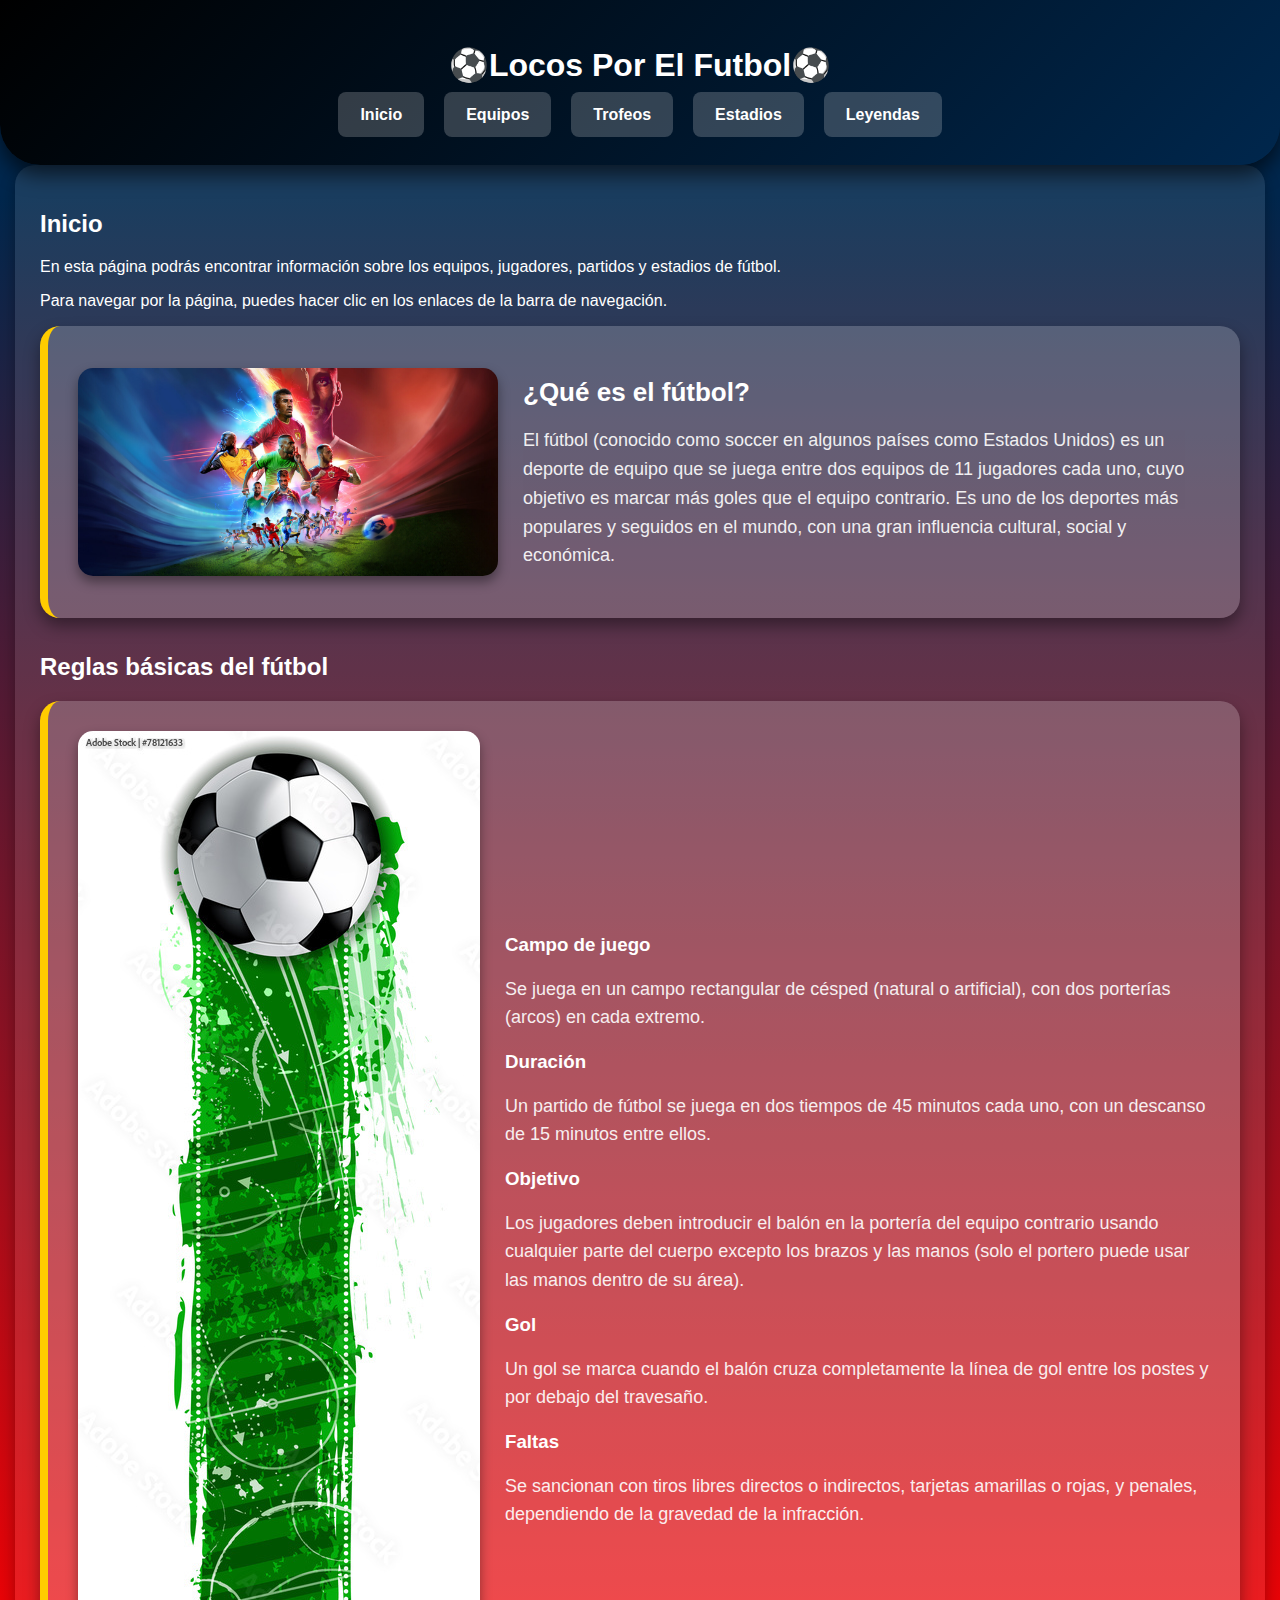
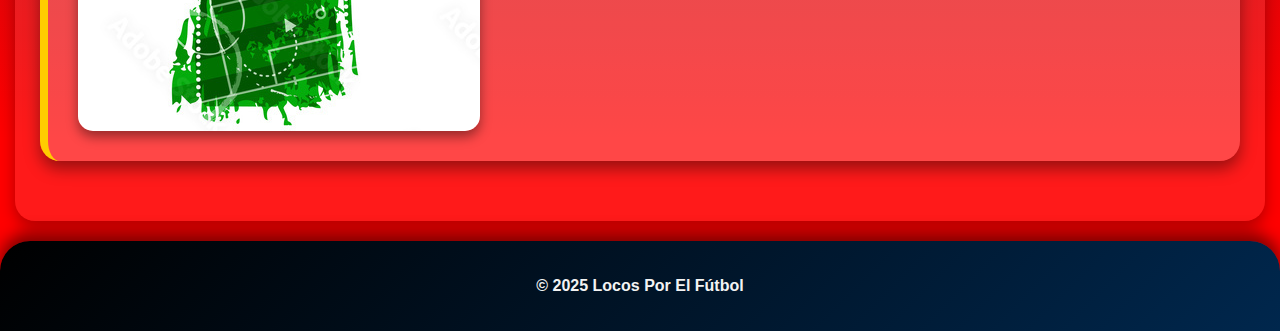
<file: index.html>
<!DOCTYPE html>
<html lang="es">
<head>
    <meta charset="UTF-8">
    <meta name="viewport" content="width=device-width, initial-scale=1.0">
    <title>Locos Por El Futbol</title>
    <link rel="stylesheet" href="css/index.css">
</head>
<body>
    <header>
        <h1>⚽Locos Por El Futbol⚽ </h1>
        <nav>
            <ul>
                <li><a href="index.html">Inicio</a></li>
                <li><a href="equipos.html">Equipos</a></li>
                <li><a href="trofeos.html">Trofeos</a></li>
                <li><a href="estadios.html">Estadios</a></li>
                <li><a href="leyendas.html">Leyendas</a></li>
            </ul>
        </nav>
    </header>

    <main>
        <section id="Inicio">
            <h2>Inicio</h2>
            <p>En esta página podrás encontrar información sobre los equipos, jugadores, partidos y estadios de fútbol.</p>
            <p>Para navegar por la página, puedes hacer clic en los enlaces de la barra de navegación.</p>
            <div class="inicio-container">
                <img src="RecursosFut/Iniciofut.jpeg" alt="Futbol">
                <div class="inicio-texto">
                    <h2>¿Qué es el fútbol?</h2>
                    <p>El fútbol (conocido como soccer en algunos países como Estados Unidos) es un deporte de equipo que se juega entre dos equipos de 11 jugadores cada uno, cuyo objetivo es marcar más goles que el equipo contrario. Es uno de los deportes más populares y seguidos en el mundo, con una gran influencia cultural, social y económica.</p>
                </div>
            </div>
        </section>

        <section id="Reglas">
            <h2>Reglas básicas del fútbol</h2>
            <div class="inicio-container">
                <img src="RecursosFut/inicioimagen.jpg" alt="Reglas del fútbol">
                <div class="inicio-texto">
                    <h3>Campo de juego</h3>
                    <p>Se juega en un campo rectangular de césped (natural o artificial), con dos porterías (arcos) en cada extremo.</p>
                    
                    <h3>Duración</h3>
                    <p>Un partido de fútbol se juega en dos tiempos de 45 minutos cada uno, con un descanso de 15 minutos entre ellos.</p>
                    
                    <h3>Objetivo</h3>
                    <p>Los jugadores deben introducir el balón en la portería del equipo contrario usando cualquier parte del cuerpo excepto los brazos y las manos (solo el portero puede usar las manos dentro de su área).</p>
                    
                    <h3>Gol</h3>
                    <p>Un gol se marca cuando el balón cruza completamente la línea de gol entre los postes y por debajo del travesaño.</p>
                    
                    <h3>Faltas</h3>
                    <p>Se sancionan con tiros libres directos o indirectos, tarjetas amarillas o rojas, y penales, dependiendo de la gravedad de la infracción.</p>
                </div>
            </div>
        </section>
        
    </main>
    <footer>
        <p>&copy; 2025 Locos Por El Fútbol</p>
    </footer>
</body>
</html>
</file>
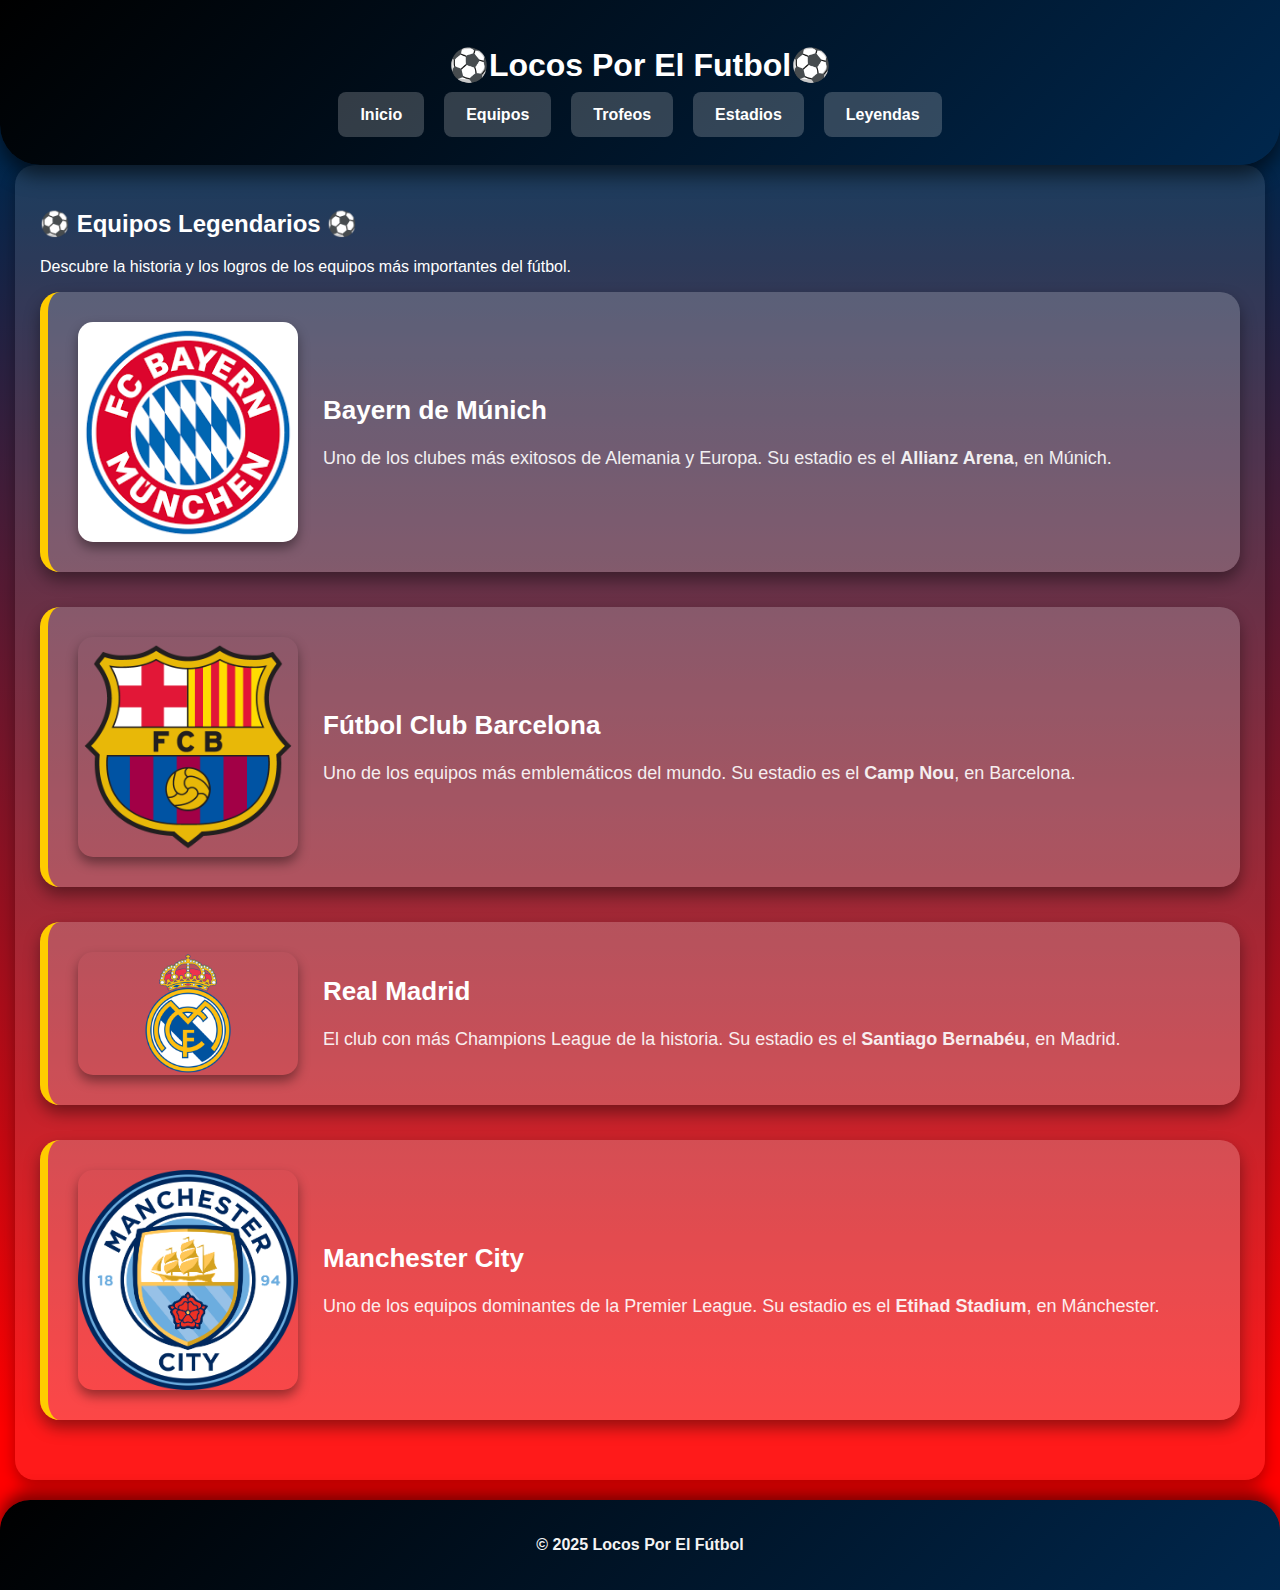
<file: equipos.html>
<!DOCTYPE html>
<html lang="es">
<head>
    <meta charset="UTF-8">
    <meta name="viewport" content="width=device-width, initial-scale=1.0">
    <title>Equipos</title>
    <link rel="stylesheet" href="css/equipos.css"> 
</head>
<body>
    <header>
        <h1>⚽Locos Por El Futbol⚽ </h1>
        <nav>
            <ul>
                <li><a href="index.html">Inicio</a></li>
                <li><a href="equipos.html">Equipos</a></li>
                <li><a href="trofeos.html">Trofeos</a></li>
                <li><a href="estadios.html">Estadios</a></li>
                <li><a href="leyendas.html">Leyendas</a></li>
            </ul>
        </nav>
    </header>

    <main>
        <section id="equipos">
            <h2>⚽ Equipos Legendarios ⚽</h2>
            <p>Descubre la historia y los logros de los equipos más importantes del fútbol.</p>
        </section>

        <section class="equipo-container">
            <img src="RecursosFut/bayern-munich.png" alt="Bayern Múnich" class="estilosEquipos">
            <div class="equipo-texto">
                <h2>Bayern de Múnich</h2>
                <p>Uno de los clubes más exitosos de Alemania y Europa. Su estadio es el <strong>Allianz Arena</strong>, en Múnich.</p>
            </div>
        </section>

        <section class="equipo-container">
            <img src="RecursosFut/barcelona.png" alt="FC Barcelona" class="estilosEquipos">
            <div class="equipo-texto">
                <h2>Fútbol Club Barcelona</h2>
                <p>Uno de los equipos más emblemáticos del mundo. Su estadio es el <strong>Camp Nou</strong>, en Barcelona.</p>
            </div>
        </section>

        <section class="equipo-container">
            <img src="RecursosFut/real-madrid.png" alt="Real Madrid" class="estilosEquipos">
            <div class="equipo-texto">
                <h2>Real Madrid</h2>
                <p>El club con más Champions League de la historia. Su estadio es el <strong>Santiago Bernabéu</strong>, en Madrid.</p>
            </div>
        </section>

        <section class="equipo-container">
            <img src="RecursosFut/city.png" alt="Manchester City" class="estilosEquipos">
            <div class="equipo-texto">
                <h2>Manchester City</h2>
                <p>Uno de los equipos dominantes de la Premier League. Su estadio es el <strong>Etihad Stadium</strong>, en Mánchester.</p>
            </div>
        </section>
    </main>

    <footer>
        <p>&copy; 2025 Locos Por El Fútbol</p>
    </footer>
</body>
</html>
</file>
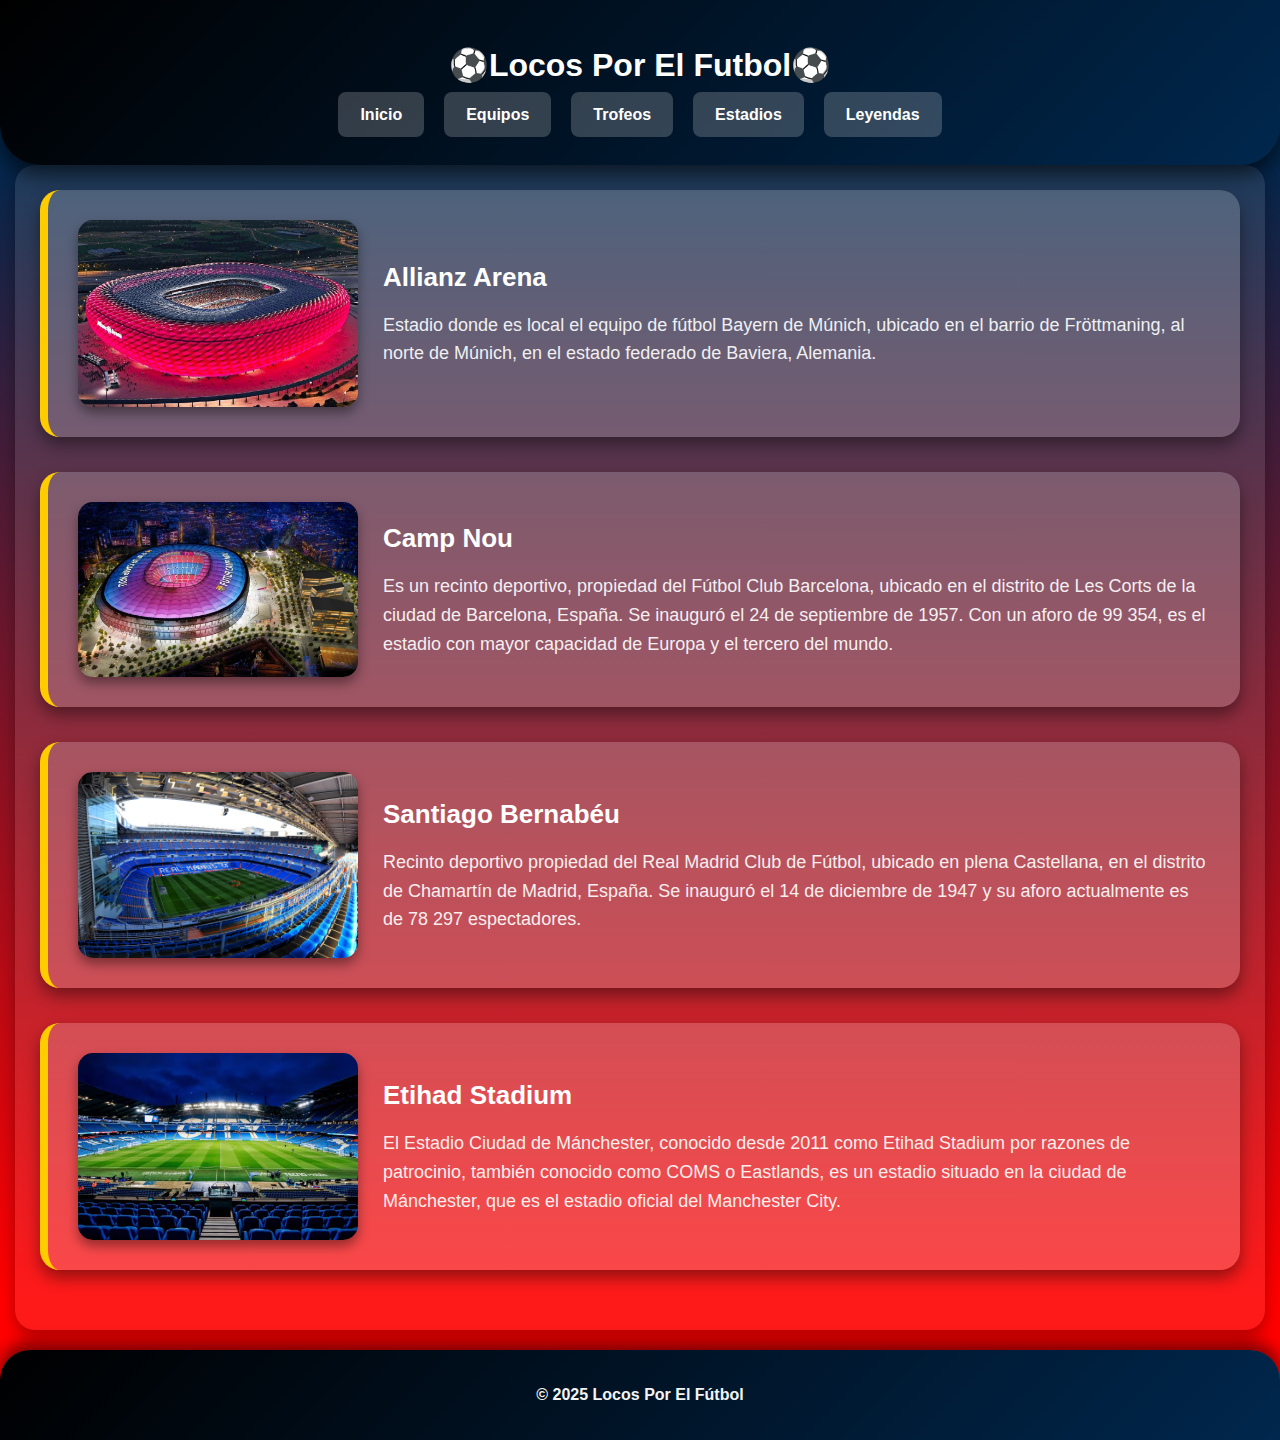
<file: estadios.html>
<!DOCTYPE html>
<html lang="es">
<head>
    <meta charset="UTF-8">
    <meta name="viewport" content="width=device-width, initial-scale=1.0">
    <title>Estadios</title>
    <link rel="stylesheet" href="css/estadios.css">
</head>
<body>
    <header>
        <h1>⚽Locos Por El Futbol⚽</h1>
        <nav>
            <ul>
                <li><a href="index.html">Inicio</a></li>
                <li><a href="equipos.html">Equipos</a></li>
                <li><a href="trofeos.html">Trofeos</a></li>
                <li><a href="estadios.html">Estadios</a></li>
                <li><a href="leyendas.html">Leyendas</a></li>
            </ul>
        </nav>
    </header>

    <main>
        <section class="estadio-container">
            <img src="RecursosFut/estadio-1.jpg" alt="Estadio Allianz Arena">
            <div class="estadio-texto">
                <h2>Allianz Arena</h2>
                <p>Estadio donde es local el equipo de fútbol Bayern de Múnich, ubicado en el barrio de Fröttmaning, al norte de Múnich, en el estado federado de Baviera, Alemania.</p>
            </div>
        </section>

        <section class="estadio-container">
            <img src="RecursosFut/estadio-barca.jpg" alt="Estadio Camp Nou">
            <div class="estadio-texto">
                <h2>Camp Nou</h2>
                <p>Es un recinto deportivo, propiedad del Fútbol Club Barcelona, ubicado en el distrito de Les Corts de la ciudad de Barcelona, España. Se inauguró el 24 de septiembre de 1957. Con un aforo de 99 354, es el estadio con mayor capacidad de Europa y el tercero del mundo.</p>
            </div>
        </section>

        <section class="estadio-container">
            <img src="RecursosFut/estadio-Madrid.jpg" alt="Estadio Santiago Bernabéu">
            <div class="estadio-texto">
                <h2>Santiago Bernabéu</h2>
                <p>Recinto deportivo propiedad del Real Madrid Club de Fútbol, ubicado en plena Castellana, en el distrito de Chamartín de Madrid, España. Se inauguró el 14 de diciembre de 1947 y su aforo actualmente es de 78 297 espectadores.</p>
            </div>
        </section>

        <section class="estadio-container">
            <img src="RecursosFut/estadiocity.avif" alt="Estadio Etihad Stadium">
            <div class="estadio-texto">
                <h2>Etihad Stadium</h2>
                <p>El Estadio Ciudad de Mánchester, conocido desde 2011 como Etihad Stadium por razones de patrocinio, también conocido como COMS o Eastlands, es un estadio situado en la ciudad de Mánchester, que es el estadio oficial del Manchester City.</p>
            </div>
        </section>
    </main>

    <footer>
        <p>&copy; 2025 Locos Por El Fútbol</p>
    </footer>
</body>
</html>
</file>
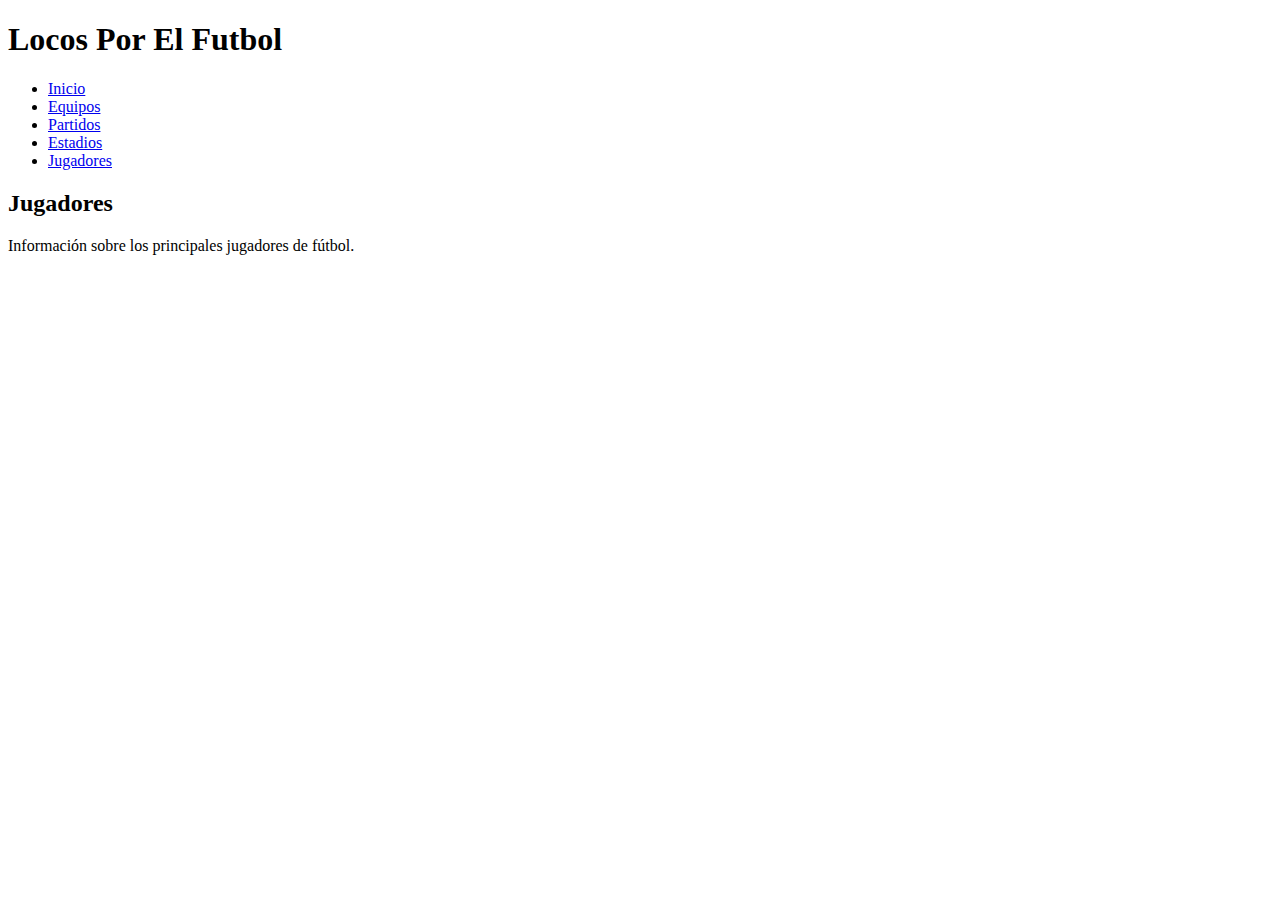
<file: jugadores.html>
<!DOCTYPE html>
<html lang="es">
<head>
    <meta charset="UTF-8">
    <meta name="viewport" content="width=device-width, initial-scale=1.0">
    <title>Jugadores</title>
</head>
<body>
    <header>
        <h1>Locos Por El Futbol</h1>
        <nav>
            <ul>
                <li><a href="index.html">Inicio</a></li>
                <li><a href="equipos.html">Equipos</a></li>
                <li><a href="partidos.html">Partidos</a></li>
                <li><a href="estadios.html">Estadios</a></li>
                <li><a href="jugadores.html">Jugadores</a></li>
            </ul>
        </nav>
        <section id="jugadores">
            <h2>Jugadores</h2>
            <p>Información sobre los principales jugadores de fútbol.</p>
        </section>
    </header>
</body>
</html>
</file>
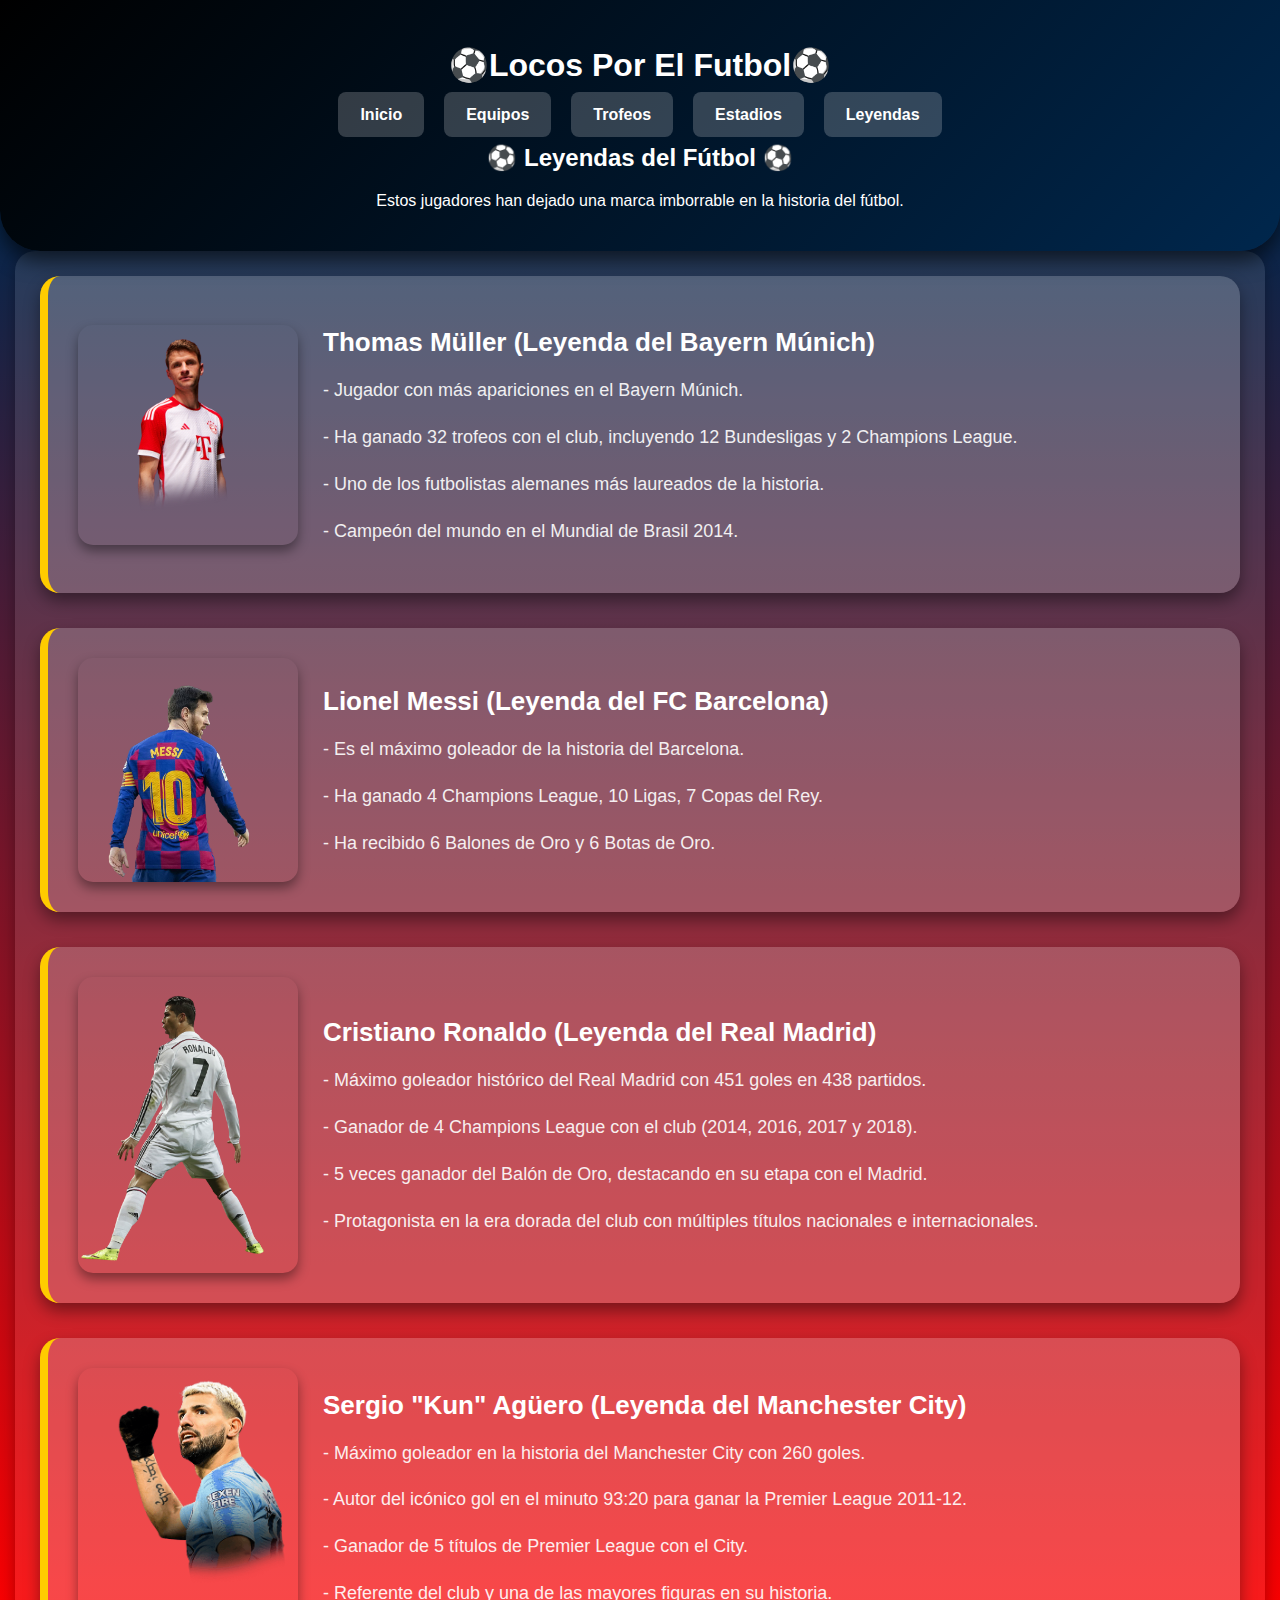
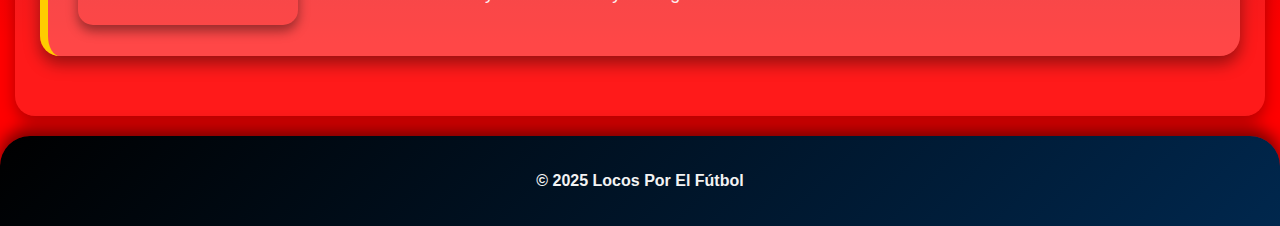
<file: leyendas.html>
<!DOCTYPE html>
<html lang="es">
<head >
    <meta charset="UTF-8">
    <meta name="viewport" content="width=device-width, initial-scale=1.0">
    <title>Leyendas</title>
    <link rel="stylesheet" href="css/leyendas.css"> 
</head  >
<body>
    <header>
        <h1>⚽Locos Por El Futbol⚽</h1>
        <nav>
            <ul>
                <li><a href="index.html">Inicio</a></li>
                <li><a href="equipos.html">Equipos</a></li>
                <li><a href="trofeos.html">Trofeos</a></li>
                <li><a href="estadios.html">Estadios</a></li>
                <li><a href="leyendas.html">Leyendas</a></li>
            </ul>
        </nav>
        <section id="Leyendas">
            <h2>⚽ Leyendas del Fútbol ⚽</h2>
            <p>Estos jugadores han dejado una marca imborrable en la historia del fútbol.</p>
        </section>
    </header>
    <main>
        
        <section class="leyenda-container">
            <img src="RecursosFut/thomas.png" alt="Thomas Müller">
            <div class="leyenda-texto">
                <h2>Thomas Müller (Leyenda del Bayern Múnich)</h2>
                <p>- Jugador con más apariciones en el Bayern Múnich.</p>
                <p>- Ha ganado 32 trofeos con el club, incluyendo 12 Bundesligas y 2 Champions League.</p>
                <p>- Uno de los futbolistas alemanes más laureados de la historia.</p>
                <p>- Campeón del mundo en el Mundial de Brasil 2014.</p>
            </div>
        </section>

        <section class="leyenda-container">
            <img src="RecursosFut/messi.jpg" alt="Lionel Messi">
            <div class="leyenda-texto">
                <h2>Lionel Messi (Leyenda del FC Barcelona)</h2>
                <p>- Es el máximo goleador de la historia del Barcelona.</p>
                <p>- Ha ganado 4 Champions League, 10 Ligas, 7 Copas del Rey.</p>
                <p>- Ha recibido 6 Balones de Oro y 6 Botas de Oro.</p>
            </div>
        </section>
    
        
        <section class="leyenda-container">
            <img src="RecursosFut/cr7.png" alt="Cristiano Ronaldo">
            <div class="leyenda-texto">
                <h2>Cristiano Ronaldo (Leyenda del Real Madrid)</h2>
                <p>- Máximo goleador histórico del Real Madrid con 451 goles en 438 partidos.</p>
                <p>- Ganador de 4 Champions League con el club (2014, 2016, 2017 y 2018).</p>
                <p>- 5 veces ganador del Balón de Oro, destacando en su etapa con el Madrid.</p>
                <p>- Protagonista en la era dorada del club con múltiples títulos nacionales e internacionales.</p>
            </div>
        </section>
    
        
        <section class="leyenda-container">
            <img src="RecursosFut/kun.webp" alt="Sergio 'Kun' Agüero">
            <div class="leyenda-texto">
                <h2>Sergio "Kun" Agüero (Leyenda del Manchester City)</h2>
                <p>- Máximo goleador en la historia del Manchester City con 260 goles.</p>
                <p>- Autor del icónico gol en el minuto 93:20 para ganar la Premier League 2011-12.</p>
                <p>- Ganador de 5 títulos de Premier League con el City.</p>
                <p>- Referente del club y una de las mayores figuras en su historia.</p>
            </div>
        </section>
    
</main>
<footer>
    <p>&copy; 2025 Locos Por El Fútbol</p>
</footer>
</body>
</html>
</file>
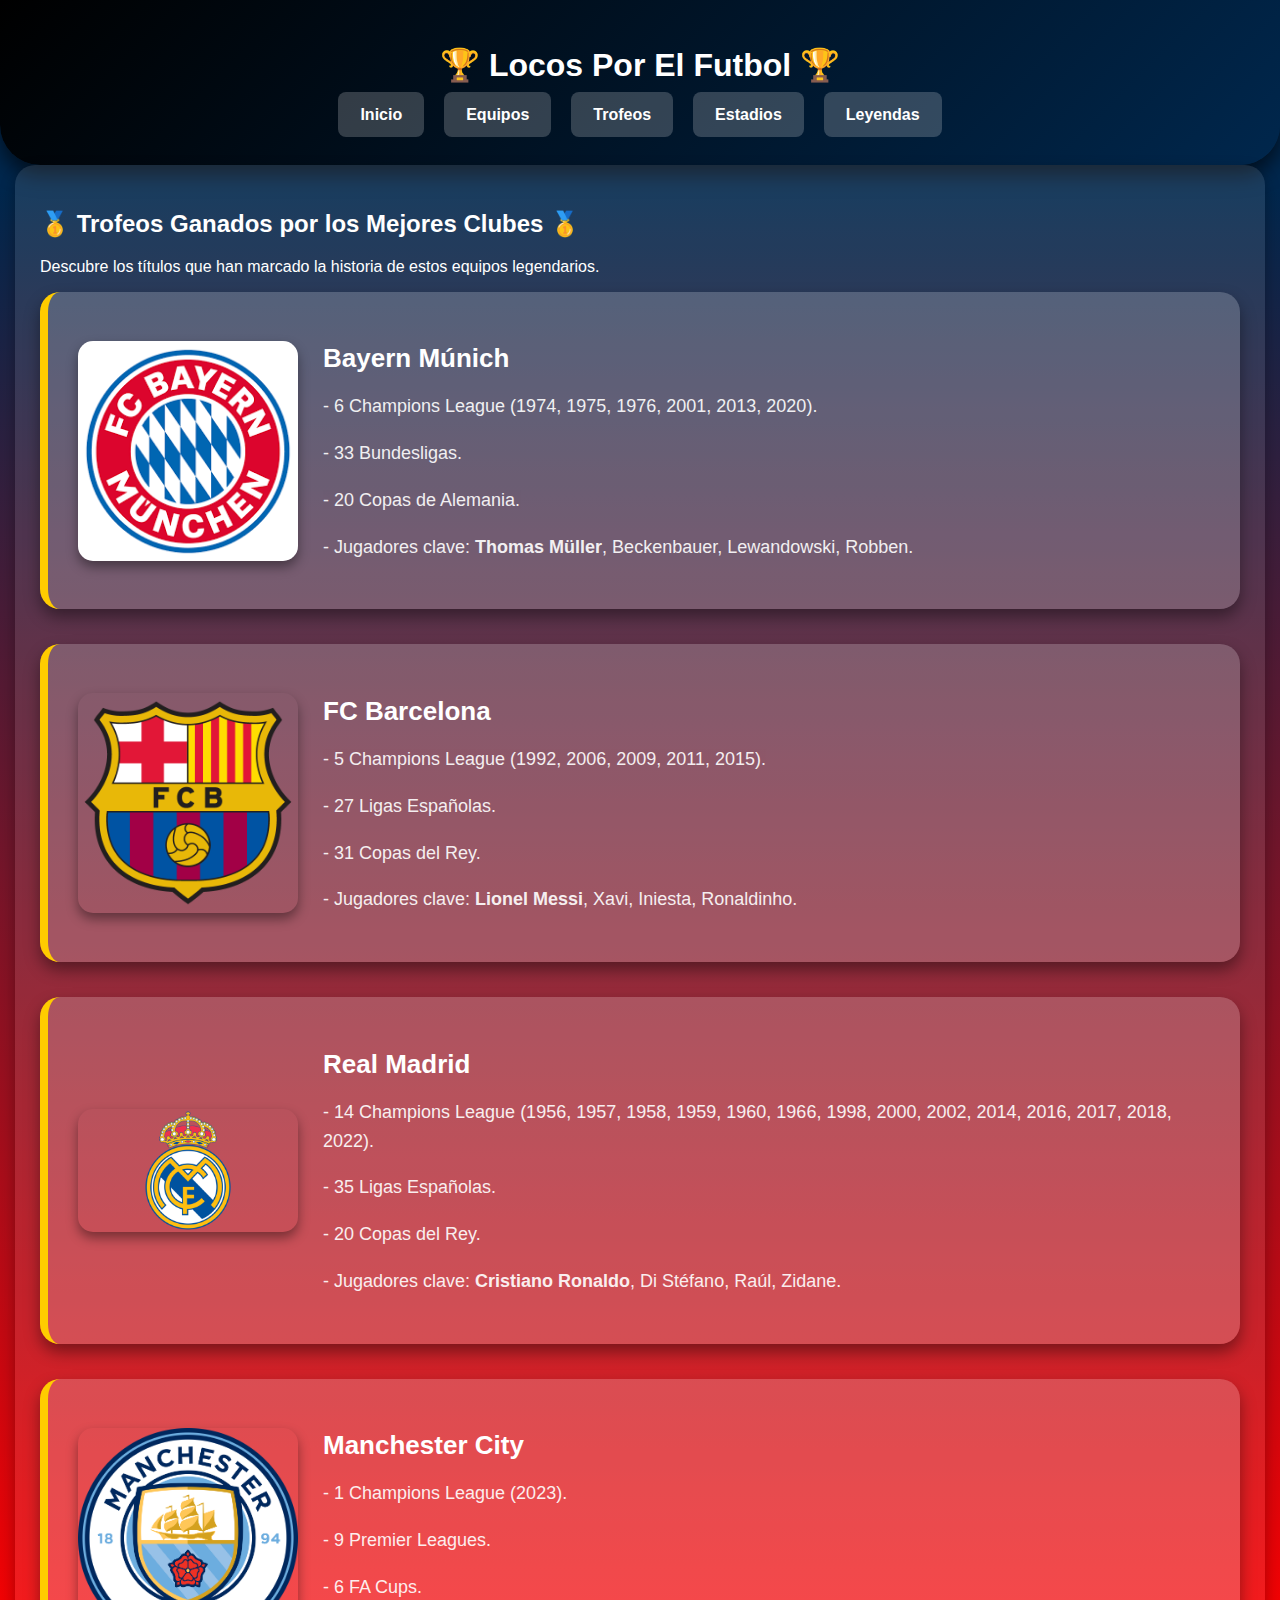
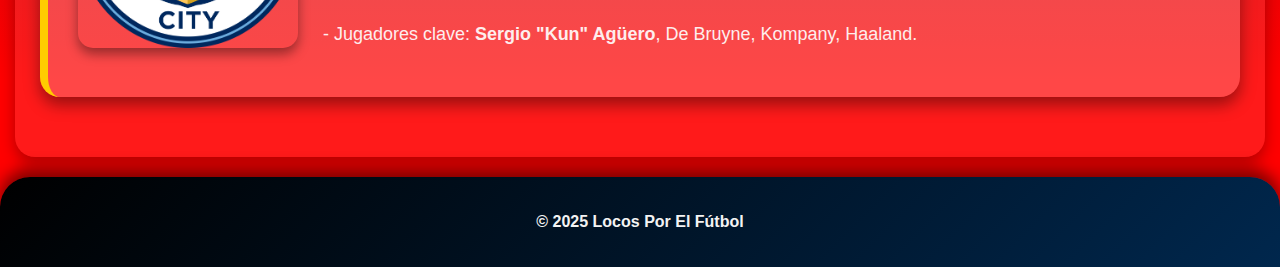
<file: trofeos.html>
<!DOCTYPE html>
<html lang="es">
<head>
    <meta charset="UTF-8">
    <meta name="viewport" content="width=device-width, initial-scale=1.0">
    <title>Trofeos de Clubes</title>
    <link rel="stylesheet" href="css/trofeos.css"> 
</head>
<body>
    <header>
        <h1>🏆 Locos Por El Futbol 🏆</h1>
        <nav>
            <ul>
                <li><a href="index.html">Inicio</a></li>
                <li><a href="equipos.html">Equipos</a></li>
                <li><a href="trofeos.html">Trofeos</a></li>
                <li><a href="estadios.html">Estadios</a></li>
                <li><a href="leyendas.html">Leyendas</a></li>
            </ul>
        </nav>
    </header>
    
    <main>
        <section id="trofeos">
            <h2>🥇 Trofeos Ganados por los Mejores Clubes 🥇</h2>
            <p>Descubre los títulos que han marcado la historia de estos equipos legendarios.</p>
        </section>

        
        <section class="trofeo-container">
            <img src="RecursosFut/bayern-munich.png" alt="Trofeos Bayern Múnich">
            <div class="trofeo-texto">
                <h2>Bayern Múnich</h2>
                <p>- 6 Champions League (1974, 1975, 1976, 2001, 2013, 2020).</p>
                <p>- 33 Bundesligas.</p>
                <p>- 20 Copas de Alemania.</p>
                <p>- Jugadores clave: <strong>Thomas Müller</strong>, Beckenbauer, Lewandowski, Robben.</p>
            </div>
        </section>

        
        <section class="trofeo-container">
            <img src="RecursosFut/barcelona.png" alt="Trofeos FC Barcelona">
            <div class="trofeo-texto">
                <h2>FC Barcelona</h2>
                <p>- 5 Champions League (1992, 2006, 2009, 2011, 2015).</p>
                <p>- 27 Ligas Españolas.</p>
                <p>- 31 Copas del Rey.</p>
                <p>- Jugadores clave: <strong>Lionel Messi</strong>, Xavi, Iniesta, Ronaldinho.</p>
            </div>
        </section>

        
        <section class="trofeo-container">
            <img src="RecursosFut/real-madrid.png" alt="Trofeos Real Madrid">
            <div class="trofeo-texto">
                <h2>Real Madrid</h2>
                <p>- 14 Champions League (1956, 1957, 1958, 1959, 1960, 1966, 1998, 2000, 2002, 2014, 2016, 2017, 2018, 2022).</p>
                <p>- 35 Ligas Españolas.</p>
                <p>- 20 Copas del Rey.</p>
                <p>- Jugadores clave: <strong>Cristiano Ronaldo</strong>, Di Stéfano, Raúl, Zidane.</p>
            </div>
        </section>

        
        <section class="trofeo-container">
            <img src="RecursosFut/city.png" alt="Trofeos Manchester City">
            <div class="trofeo-texto">
                <h2>Manchester City</h2>
                <p>- 1 Champions League (2023).</p>
                <p>- 9 Premier Leagues.</p>
                <p>- 6 FA Cups.</p>
                <p>- Jugadores clave: <strong>Sergio "Kun" Agüero</strong>, De Bruyne, Kompany, Haaland.</p>
            </div>
        </section>
    </main>
    <footer>
        <p>&copy; 2025 Locos Por El Fútbol</p>
    </footer>
</body>
</html>
</file>
<file: css/index.css>
body {
    font-family: 'Poppins', sans-serif;
    background: linear-gradient(180deg, #00274d 10%, #ff0000 90%);
    margin: 0;
    padding: 0;
    color: white;
}


header {
    text-align: center;
    background: linear-gradient(135deg, #000000, #00274d);
    color: white;
    padding: 25px 0;
    border-radius: 0 0 40px 40px;
    box-shadow: 0px 10px 20px rgba(0, 0, 0, 0.6);
    animation: fadeIn 1s ease-in-out;
    position: relative;
    z-index: 10;
}


@keyframes fadeIn {
    from { opacity: 0; transform: translateY(-20px); }
    to { opacity: 1; transform: translateY(0); }
}


main {
    padding: 25px;
    max-width: 1200px;
    margin: auto;
    background: rgba(255, 255, 255, 0.1);
    border-radius: 20px;
    box-shadow: 0px 6px 15px rgba(0, 0, 0, 0.3);
    color: white;
    animation: slideUp 1s ease-in-out;
}


@keyframes slideUp {
    from { opacity: 0; transform: translateY(20px); }
    to { opacity: 1; transform: translateY(0); }
}


nav ul {
    list-style: none;
    padding: 0;
    display: flex;
    justify-content: center;
    gap: 20px;
}

nav ul li a {
    text-decoration: none;
    color: white;
    font-weight: bold;
    font-size: 16px;
    padding: 14px 22px;
    border-radius: 8px;
    transition: all 0.3s ease;
    background-color: rgba(255, 255, 255, 0.2);
}

nav ul li a:hover {
    background: #ffcc00;
    transform: scale(1.1);
}


.inicio-container {
    display: flex;
    align-items: center;
    gap: 25px;
    margin-bottom: 35px;
    background: rgba(255, 255, 255, 0.2);
    padding: 30px;
    border-radius: 20px;
    box-shadow: 0px 8px 16px rgba(0, 0, 0, 0.4);
    transition: transform 0.3s ease-in-out, box-shadow 0.3s;
    position: relative;
    overflow: hidden;
    border-left: 8px solid #ffcc00;
}

.inicio-container:hover {
    transform: translateY(-5px);
    box-shadow: 0px 10px 20px rgba(0, 0, 0, 0.5);
    border-left: 8px solid #ffffff;
}


.inicio-container img {
    width: 420px;
    height: auto;
    border-radius: 15px;
    box-shadow: 0px 6px 12px rgba(0, 0, 0, 0.4);
    transition: transform 0.3s ease-in-out;
}

.inicio-container img:hover {
    transform: scale(1.2);
    box-shadow: 0px 8px 16px rgba(0, 0, 0, 0.5);
    cursor: pointer;
}


.inicio-texto h2 {
    color: white;
    font-size: 26px;
    font-weight: bold;
    margin-bottom: 12px;
    transition: color 0.3s ease;
}

.inicio-container:hover .inicio-texto h2 {
    color: #ffcc00;
}

.inicio-texto p {
    font-size: 18px;
    line-height: 1.6;
    opacity: 0.9;
    font-weight: 500;
}

footer {
    margin-top: 20px;
    padding: 20px;
    background: linear-gradient(135deg, #000000, #00274d);
    border-radius: 30px 30px 0 0;
    box-shadow: 0px -8px 15px rgba(0, 0, 0, 0.5);
    text-align: center;
    font-size: 16px;
    font-weight: bold;
    color: #f3f3f3;
    transition: all 0.3s ease-in-out;
}

footer:hover {
    background: linear-gradient(135deg, #00274d,  #000000);
    color: rgb(245, 245, 245);
    box-shadow: 0px -10px 20px rgba(0, 0, 0, 0.6);
    transform: scale(1.02);
}
</file>
<file: css/equipos.css>
body {
    font-family: 'Poppins', sans-serif;
    background: linear-gradient(180deg, #00274d 10%, #ff0000 90%);
    margin: 0;
    padding: 0;
    color: white;
}


header {
    text-align: center;
    background: linear-gradient(135deg, #000000, #00274d);
    color: white;
    padding: 25px 0;
    border-radius: 0 0 40px 40px;
    box-shadow: 0px 10px 20px rgba(0, 0, 0, 0.6);
    animation: fadeIn 1s ease-in-out;
    position: relative;
    z-index: 10;
}


@keyframes fadeIn {
    from { opacity: 0; transform: translateY(-20px); }
    to { opacity: 1; transform: translateY(0); }
}

main {
    padding: 25px;
    max-width: 1200px;
    margin: auto;
    background: rgba(255, 255, 255, 0.1);
    border-radius: 20px;
    box-shadow: 0px 6px 15px rgba(0, 0, 0, 0.3);
    color: white;
    animation: slideUp 1s ease-in-out;
}


@keyframes slideUp {
    from { opacity: 0; transform: translateY(20px); }
    to { opacity: 1; transform: translateY(0); }
}


nav ul {
    list-style: none;
    padding: 0;
    display: flex;
    justify-content: center;
    gap: 20px;
}

nav ul li a {
    text-decoration: none;
    color: white;
    font-weight: bold;
    font-size: 16px;
    padding: 14px 22px;
    border-radius: 8px;
    transition: all 0.3s ease;
    background-color: rgba(255, 255, 255, 0.2);
}

nav ul li a:hover {
    background: #ffcc00;
    transform: scale(1.1);
}


.equipo-container {
    display: flex;
    align-items: center;
    gap: 25px;
    margin-bottom: 35px;
    background: rgba(255, 255, 255, 0.2);
    padding: 30px;
    border-radius: 20px;
    box-shadow: 0px 8px 16px rgba(0, 0, 0, 0.4);
    transition: transform 0.3s ease-in-out, box-shadow 0.3s;
    position: relative;
    overflow: hidden;
    border-left: 8px solid #ffcc00;
}

.equipo-container:hover {
    transform: translateY(-5px);
    box-shadow: 0px 10px 20px rgba(0, 0, 0, 0.5);
    border-left: 8px solid #ffffff;
}


.equipo-container img {
    width: 220px;
    height: auto;
    border-radius: 15px;
    box-shadow: 0px 6px 12px rgba(0, 0, 0, 0.4);
    transition: transform 0.3s ease-in-out;
}

.equipo-container img:hover {
    transform: scale(1.2);
    box-shadow: 0px 8px 16px rgba(0, 0, 0, 0.5);
    cursor: pointer;
}


.equipo-texto h2 {
    color: white;
    font-size: 26px;
    font-weight: bold;
    margin-bottom: 12px;
    transition: color 0.3s ease;
}

.equipo-container:hover .equipo-texto h2 {
    color: #ffcc00;
}

.equipo-texto p {
    font-size: 18px;
    line-height: 1.6;
    opacity: 0.9;
    font-weight: 500;
}


footer {
    margin-top: 20px;
    padding: 20px;
    background: linear-gradient(135deg, #000000, #00274d);
    border-radius: 30px 30px 0 0;
    box-shadow: 0px -8px 15px rgba(0, 0, 0, 0.5);
    text-align: center;
    font-size: 16px;
    font-weight: bold;
    color: #f3f3f3;
    transition: all 0.3s ease-in-out;
}

footer:hover {
    background: linear-gradient(135deg, #00274d,  #000000);
    color: rgb(245, 245, 245);
    box-shadow: 0px -10px 20px rgba(0, 0, 0, 0.6);
    transform: scale(1.02);
}
</file>
<file: css/estadios.css>
body {
    font-family: 'Poppins', sans-serif;
    background: linear-gradient(180deg, #00274d 10%, #ff0000 90%);
    margin: 0;
    padding: 0;
    color: white;
}


header {
    text-align: center;
    background: linear-gradient(135deg, #000000, #00274d);
    color: white;
    padding: 25px 0;
    border-radius: 0 0 40px 40px;
    box-shadow: 0px 10px 20px rgba(0, 0, 0, 0.6);
    animation: fadeIn 1s ease-in-out;
    position: relative;
    z-index: 10;
}


@keyframes fadeIn {
    from { opacity: 0; transform: translateY(-20px); }
    to { opacity: 1; transform: translateY(0); }
}

main {
    padding: 25px;
    max-width: 1200px;
    margin: auto;
    background: rgba(255, 255, 255, 0.1);
    border-radius: 20px;
    box-shadow: 0px 6px 15px rgba(0, 0, 0, 0.3);
    color: white;
    animation: slideUp 1s ease-in-out;
}


@keyframes slideUp {
    from { opacity: 0; transform: translateY(20px); }
    to { opacity: 1; transform: translateY(0); }
}


nav ul {
    list-style: none;
    padding: 0;
    display: flex;
    justify-content: center;
    gap: 20px;
}

nav ul li a {
    text-decoration: none;
    color: white;
    font-weight: bold;
    font-size: 16px;
    padding: 14px 22px;
    border-radius: 8px;
    transition: all 0.3s ease;
    background-color: rgba(255, 255, 255, 0.2);
}

nav ul li a:hover {
    background: #ffcc00;
    transform: scale(1.1);
}


.estadio-container {
    display: flex;
    align-items: center;
    gap: 25px;
    margin-bottom: 35px;
    background: rgba(255, 255, 255, 0.2);
    padding: 30px;
    border-radius: 20px;
    box-shadow: 0px 8px 16px rgba(0, 0, 0, 0.4);
    transition: transform 0.3s ease-in-out, box-shadow 0.3s;
    position: relative;
    overflow: hidden;
    border-left: 8px solid #ffcc00;
}

.estadio-container:hover {
    transform: translateY(-5px);
    box-shadow: 0px 10px 20px rgba(0, 0, 0, 0.5);
    border-left: 8px solid #ffffff;
}


.estadio-container img {
    width: 280px;
    height: auto;
    border-radius: 15px;
    box-shadow: 0px 6px 12px rgba(0, 0, 0, 0.4);
    transition: transform 0.3s ease-in-out;
}

.estadio-container img:hover {
    transform: scale(1.1);
    box-shadow: 0px 8px 16px rgba(0, 0, 0, 0.5);
    cursor: pointer;
}


.estadio-texto h2 {
    color: white;
    font-size: 26px;
    font-weight: bold;
    margin-bottom: 12px;
    transition: color 0.3s ease;
}

.estadio-container:hover .estadio-texto h2 {
    color: #ffcc00;
}

.estadio-texto p {
    font-size: 18px;
    line-height: 1.6;
    opacity: 0.9;
    font-weight: 500;
}

footer {
    margin-top: 20px;
    padding: 20px;
    background: linear-gradient(135deg, #000000, #00274d);
    border-radius: 30px 30px 0 0;
    box-shadow: 0px -8px 15px rgba(0, 0, 0, 0.5);
    text-align: center;
    font-size: 16px;
    font-weight: bold;
    color: #f3f3f3;
    transition: all 0.3s ease-in-out;
}

footer:hover {
    background: linear-gradient(135deg, #00274d,  #000000);
    color: rgb(245, 245, 245);
    box-shadow: 0px -10px 20px rgba(0, 0, 0, 0.6);
    transform: scale(1.02);
}
</file>
<file: css/leyendas.css>
body {
    font-family: 'Poppins', sans-serif;
    background: linear-gradient(180deg, #00274d 10%, #ff0000 90%);
    margin: 0;
    padding: 0;
    color: white;
}


header {
    text-align: center;
    background: linear-gradient(135deg, #000000, #00274d);
    color: white;
    padding: 25px 0;
    border-radius: 0 0 40px 40px; 
    box-shadow: 0px 10px 20px rgba(0, 0, 0, 0.6); 
    animation: fadeIn 1s ease-in-out;
    position: relative;
    z-index: 10;
}


@keyframes fadeIn {
    from { opacity: 0; transform: translateY(-20px); }
    to { opacity: 1; transform: translateY(0); }
}

main {
    padding: 25px;
    max-width: 1200px;
    margin: auto;
    background: rgba(255, 255, 255, 0.1);
    border-radius: 20px;
    box-shadow: 0px 6px 15px rgba(0, 0, 0, 0.3);
    color: white;
    animation: slideUp 1s ease-in-out;
}


@keyframes slideUp {
    from { opacity: 0; transform: translateY(20px); }
    to { opacity: 1; transform: translateY(0); }
}


nav ul {
    list-style: none;
    padding: 0;
    display: flex;
    justify-content: center;
    gap: 20px;
}

nav ul li a {
    text-decoration: none;
    color: white;
    font-weight: bold;
    font-size: 16px;
    padding: 14px 22px;
    border-radius: 8px;
    transition: all 0.3s ease;
    background-color: rgba(255, 255, 255, 0.2);
}

nav ul li a:hover {
    background: #ffcc00;
    transform: scale(1.1);
}


.leyenda-container {
    display: flex;
    align-items: center;
    gap: 25px;
    margin-bottom: 35px;
    background: rgba(255, 255, 255, 0.2);
    padding: 30px;
    border-radius: 20px;
    box-shadow: 0px 8px 16px rgba(0, 0, 0, 0.4);
    transition: transform 0.3s ease-in-out, box-shadow 0.3s;
    position: relative;
    overflow: hidden;
    border-left: 8px solid #ffcc00;
}

.leyenda-container:hover{
    transform: translateY(-5px);
    box-shadow: 0px 10px 20px rgba(0, 0, 0, 0.5);
    border-left: 8px solid #ffffff;
}


.leyenda-container img {
    width: 220px;
    height: auto;
    border-radius: 15px;
    box-shadow: 0px 6px 12px rgba(0, 0, 0, 0.4);
    transition: transform 0.3s ease-in-out;
}

.leyenda-container img:hover {
    transform: scale(1.2);
    box-shadow: 0px 8px 16px rgba(0, 0, 0, 0.5);
    cursor: pointer;
}


.leyenda-texto h2 {
    color: white;
    font-size: 26px;
    font-weight: bold;
    margin-bottom: 12px;
    transition: color 0.3s ease;
}

.leyenda-container:hover .leyenda-texto h2 {
    color: #ffcc00;
}

.leyenda-texto p {
    font-size: 18px;
    line-height: 1.6;
    opacity: 0.9;
    font-weight: 500;
}

footer {
    margin-top: 20px;
    padding: 20px;
    background: linear-gradient(135deg, #000000, #00274d);
    border-radius: 30px 30px 0 0;
    box-shadow: 0px -8px 15px rgba(0, 0, 0, 0.5);
    text-align: center;
    font-size: 16px;
    font-weight: bold;
    color: #f3f3f3;
    transition: all 0.3s ease-in-out;
}

footer:hover {
    background: linear-gradient(135deg, #00274d,  #000000);
    color: rgb(245, 245, 245);
    box-shadow: 0px -10px 20px rgba(0, 0, 0, 0.6);
    transform: scale(1.02);
}
</file>
<file: css/trofeos.css>
body {
    font-family: 'Poppins', sans-serif;
    background: linear-gradient(180deg, #00274d 10%, #ff0000 90%);
    margin: 0;
    padding: 0;
    color: white;
}


header {
    text-align: center;
    background: linear-gradient(135deg, #000000, #00274d);
    color: white;
    padding: 25px 0;
    border-radius: 0 0 40px 40px;
    box-shadow: 0px 10px 20px rgba(0, 0, 0, 0.6);
    animation: fadeIn 1s ease-in-out;
}

nav ul {
    list-style: none;
    padding: 0;
    display: flex;
    justify-content: center;
    gap: 20px;
}

nav ul li a {
    text-decoration: none;
    color: white;
    font-weight: bold;
    font-size: 16px;
    padding: 14px 22px;
    border-radius: 8px;
    transition: all 0.3s ease;
    background-color: rgba(255, 255, 255, 0.2);
}

nav ul li a:hover {
    background: #ffcc00;
    transform: scale(1.1);
}


@keyframes fadeIn {
    from { opacity: 0; transform: translateY(-20px); }
    to { opacity: 1; transform: translateY(0); }
}

main {
    padding: 25px;
    max-width: 1200px;
    margin: auto;
    background: rgba(255, 255, 255, 0.1);
    border-radius: 20px;
    box-shadow: 0px 6px 15px rgba(0, 0, 0, 0.3);
    color: white;
    animation: slideUp 1s ease-in-out;
}


@keyframes slideUp {
    from { opacity: 0; transform: translateY(20px); }
    to { opacity: 1; transform: translateY(0); }
}


.trofeo-container {
    display: flex;
    align-items: center;
    gap: 25px;
    margin-bottom: 35px;
    background: rgba(255, 255, 255, 0.2);
    padding: 30px;
    border-radius: 20px;
    box-shadow: 0px 8px 16px rgba(0, 0, 0, 0.4);
    transition: transform 0.3s ease-in-out, box-shadow 0.3s;
    position: relative;
    overflow: hidden;
    border-left: 8px solid #ffcc00;
}

.trofeo-container:hover {
    transform: translateY(-5px);
    box-shadow: 0px 10px 20px rgba(0, 0, 0, 0.5);
    border-left: 8px solid #ffffff;
}


.trofeo-container img {
    width: 220px;
    height: auto;
    border-radius: 15px;
    box-shadow: 0px 6px 12px rgba(0, 0, 0, 0.4);
    transition: transform 0.3s ease-in-out;
}

.trofeo-container img:hover {
    transform: scale(1.2);
    box-shadow: 0px 8px 16px rgba(0, 0, 0, 0.5);
    cursor: pointer;
}


.trofeo-texto h2 {
    color: white;
    font-size: 26px;
    font-weight: bold;
    margin-bottom: 12px;
    transition: color 0.3s ease;
}

.trofeo-container:hover .trofeo-texto h2 {
    color: #ffcc00;
}

.trofeo-texto p {
    font-size: 18px;
    line-height: 1.6;
    opacity: 0.9;
    font-weight: 500;
}

footer {
    margin-top: 20px;
    padding: 20px;
    background: linear-gradient(135deg, #000000, #00274d);
    border-radius: 30px 30px 0 0;
    box-shadow: 0px -8px 15px rgba(0, 0, 0, 0.5);
    text-align: center;
    font-size: 16px;
    font-weight: bold;
    color: #f3f3f3;
    transition: all 0.3s ease-in-out;
}

footer:hover {
    background: linear-gradient(135deg, #00274d,  #000000);
    color: rgb(245, 245, 245);
    box-shadow: 0px -10px 20px rgba(0, 0, 0, 0.6);
    transform: scale(1.02);
}
</file>
